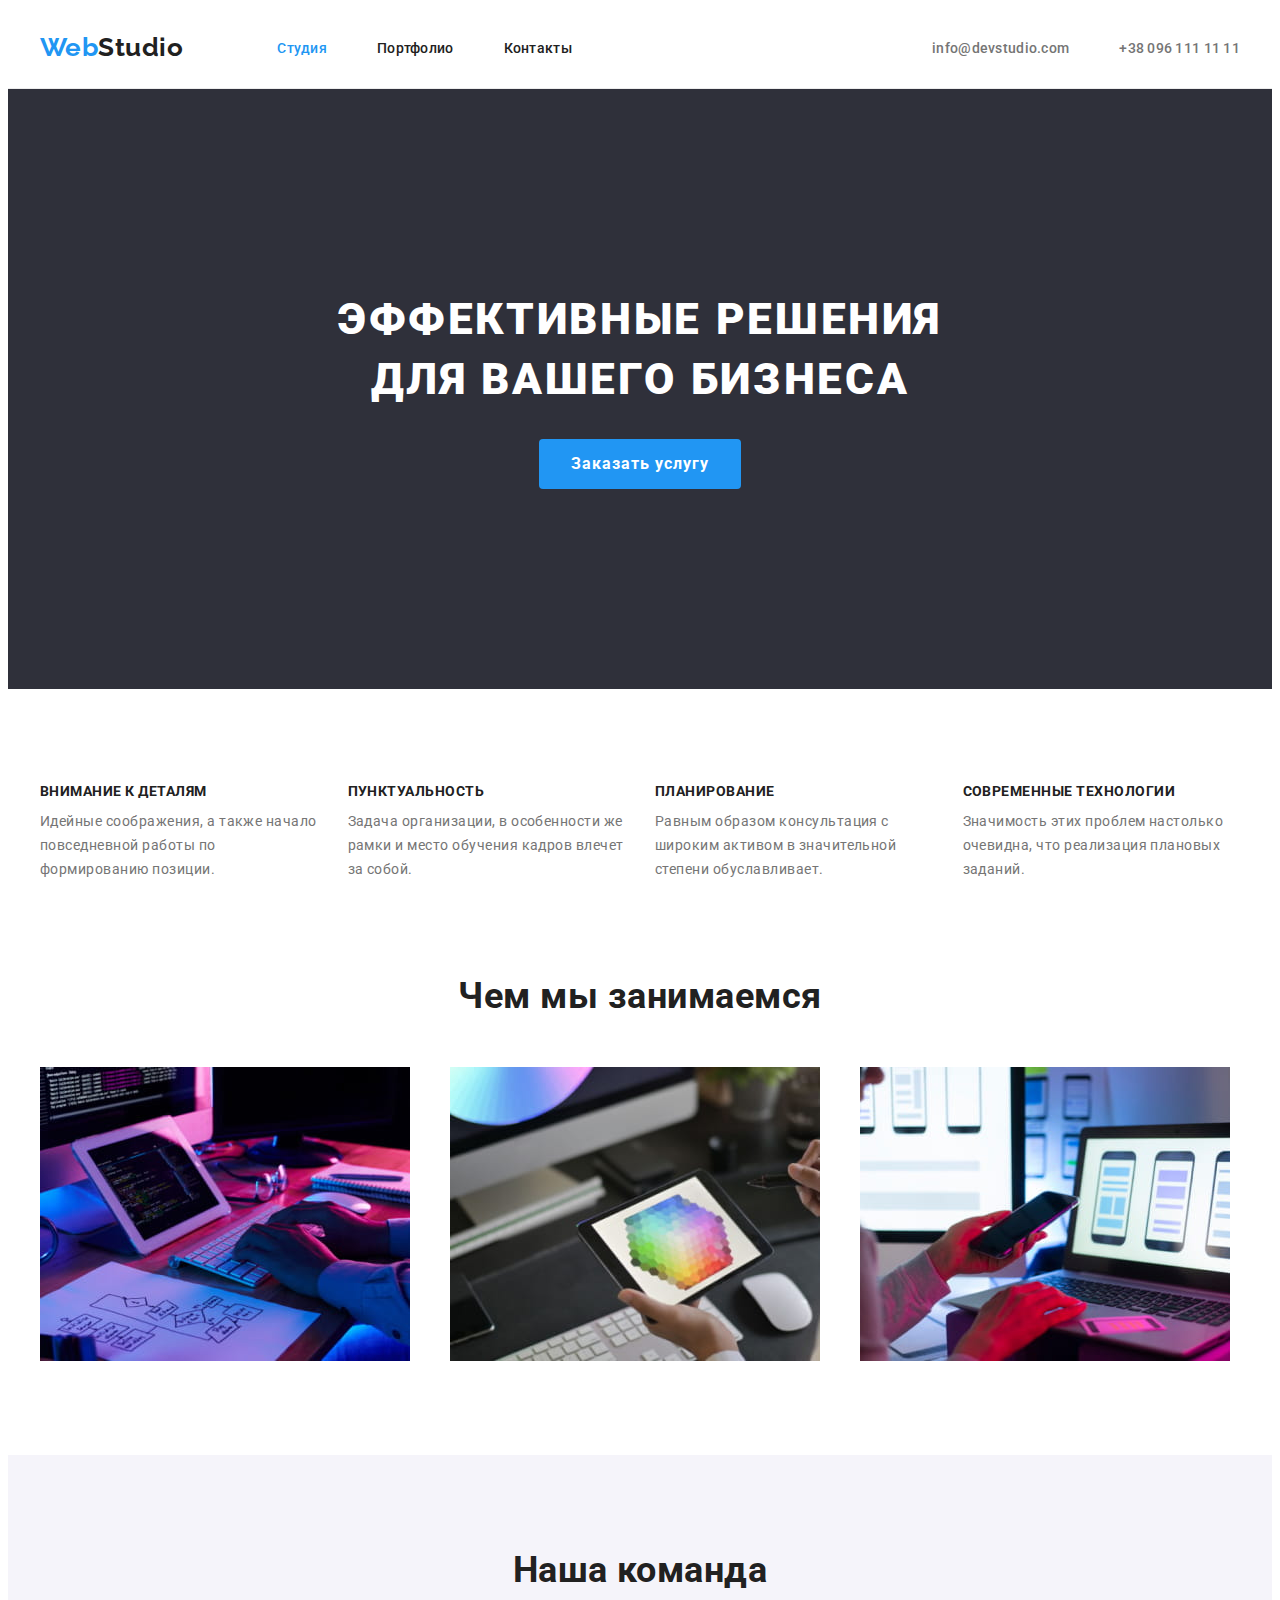
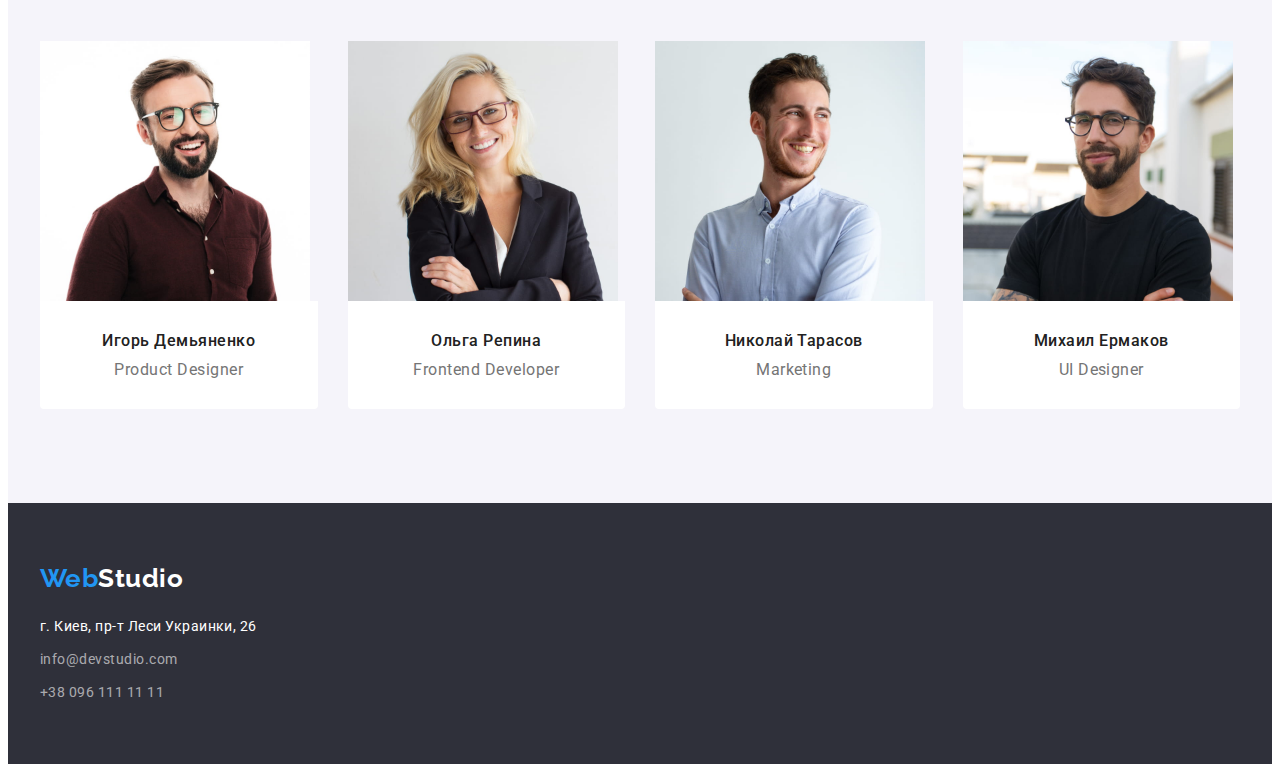
<file: index.html>
<!DOCTYPE html>
<html lang="ru">
  <head>
    <meta charset="UTF-8" />
    <meta http-equiv="X-UA-Compatible" content="IE=edge" />
    <meta name="viewport" content="width=device-width, initial-scale=1.0" />
    <title>WebStudio</title>
    <link rel="preconnect" href="https://fonts.googleapis.com" />
    <link rel="preconnect" href="https://fonts.gstatic.com" crossorigin />
    <link rel="preconnect" href="https://fonts.googleapis.com" />
    <link rel="preconnect" href="https://fonts.gstatic.com" crossorigin />
    <link
      href="https://fonts.googleapis.com/css2?family=Raleway:wght@700&family=Roboto:wght@400;500;700;900&display=swap"
      rel="stylesheet"
    />
    <link
      rel="stylesheet"
      href="https://cdnjs.cloudflare.com/ajax/libs/modern-normalize/1.1.0/modern-normalize.min.css"
      integrity="sha512-wpPYUAdjBVSE4KJnH1VR1HeZfpl1ub8YT/NKx4PuQ5NmX2tKuGu6U/JRp5y+Y8XG2tV+wKQpNHVUX03MfMFn9Q=="
      crossorigin="anonymous"
      referrerpolicy="no-referrer"
    />
    <link rel="stylesheet" href="./css/styles.css" />
  </head>
  <body>
    <!-- Header -->
    <header class="header">
      <div class="container">
        <a href="./index.html" class="logo link"><span class="logo-clr">Web</span>Studio</a>
        <nav class="nav">
          <ul class="nav-list list">
            <li class="nav-list-item">
              <a href="./index.html" class="nav-list-link link active">Студия</a>
            </li>
            <li class="nav-list-item">
              <a href="./portfolio.html" class="nav-list-link link">Портфолио</a>
            </li>
            <li class="nav-list-item"><a href="" class="nav-list-link link">Контакты</a></li>
          </ul>
        </nav>
        <ul class="contact-list list">
          <li class="contact-list-item">
            <a href="mailto:info@devstudio.com" class="contact-list-link link"
              >info@devstudio.com</a
            >
          </li>
          <li class="contact-list-item">
            <a href="tel:+380961111111" class="contact-list-link link">+38 096 111 11 11</a>
          </li>
        </ul>
      </div>
    </header>
    <!-- Main -->
    <main>
      <!-- Hero section -->
      <section class="hero-section">
        <div class="container">
          <h1 class="hero-title">
            Эффективные решения <br />
            для вашего бизнеса
          </h1>
          <button type="button" class="hero-btn">Заказать услугу</button>
        </div>
      </section>
      <!-- Feature section -->
      <section class="feature-section">
        <div class="container">
          <h2 class="visually-hidden">Особенности</h2>
          <ul class="feature-list card-set list">
            <li class="feature-list-item card-set-item">
              <h3 class="feature-list-title">Внимание к деталям</h3>
              <p class="feature-list-txt">
                Идейные соображения, а также начало повседневной работы по формированию позиции.
              </p>
            </li>
            <li class="feature-list-item card-set-item">
              <h3 class="feature-list-title">Пунктуальность</h3>
              <p class="feature-list-txt">
                Задача организации, в особенности же рамки и место обучения кадров влечет за собой.
              </p>
            </li>
            <li class="feature-list-item card-set-item">
              <h3 class="feature-list-title">Планирование</h3>
              <p class="feature-list-txt">
                Равным образом консультация с широким активом в значительной степени обуславливает.
              </p>
            </li>
            <li class="feature-list-item card-set-item">
              <h3 class="feature-list-title">Современные технологии</h3>
              <p class="feature-list-txt">
                Значимость этих проблем настолько очевидна, что реализация плановых заданий.
              </p>
            </li>
          </ul>
        </div>
      </section>
      <!-- Engage section -->
      <section class="engage-section section">
        <div class="container">
          <h2 class="engage-title">Чем мы занимаемся</h2>
          <ul class="engage-list card-set list">
            <li class="engage-list-item card-set-item">
              <img
                src="./images/engage/engage-img-1.jpg"
                alt="Работник пишет код на клавиатуре"
                width="370"
                height="294"
              />
            </li>
            <li class="engage-list-item card-set-item">
              <img
                src="./images/engage/engage-img-2.jpg"
                alt="Работник рисует на планшете"
                width="370"
                height="294"
              />
            </li>
            <li class="engage-list-item card-set-item">
              <img
                src="./images/engage/engage-img-3.jpg"
                alt="Работник проверяет телефон"
                width="370"
                height="294"
              />
            </li>
          </ul>
        </div>
      </section>
      <!-- Team section -->
      <section class="team-section section">
        <div class="container">
          <h2 class="team-title">Наша команда</h2>
          <ul class="team-list card-set list">
            <li class="team-list-item card-set-item">
              <img
                src="./images/team/team-img-1.jpg"
                alt="Работник Игорь"
                width="270"
                height="260"
              />
              <div class="team-list-content">
                <h3 class="team-list-title">Игорь Демьяненко</h3>
                <p lang="en" class="team-list-txt">Product Designer</p>
              </div>
            </li>
            <li class="team-list-item card-set-item">
              <img
                src="./images/team/team-img-2.jpg"
                alt="Работница Ольга"
                width="270"
                height="260"
              />
              <div class="team-list-content">
                <h3 class="team-list-title">Ольга Репина</h3>
                <p lang="en" class="team-list-txt">Frontend Developer</p>
              </div>
            </li>
            <li class="team-list-item card-set-item">
              <img
                src="./images/team/team-img-3.jpg"
                alt="Работник Николай"
                width="270"
                height="260"
              />
              <div class="team-list-content">
                <h3 class="team-list-title">Николай Тарасов</h3>
                <p lang="en" class="team-list-txt">Marketing</p>
              </div>
            </li>
            <li class="team-list-item card-set-item">
              <img
                src="./images/team/team-img-4.jpg"
                alt="Работник Михаил"
                width="270"
                height="260"
              />
              <div class="team-list-content">
                <h3 class="team-list-title">Михаил Ермаков</h3>
                <p lang="en" class="team-list-txt">UI Designer</p>
              </div>
            </li>
          </ul>
        </div>
      </section>
    </main>
    <!-- Footer -->
    <footer class="footer">
      <div class="container">
        <a href="./index.html" class="logo-light logo link"
          ><span class="logo-clr">Web</span>Studio</a
        >
        <address class="address">
          <ul class="address-list list">
            <li class="address-list-item street">
              <a
                href="https://goo.gl/maps/L4N7FVB9bXjK6bW5A"
                target="_blank"
                rel="noopener noreferrer"
                class="address-list-link link"
                >г. Киев, пр-т Леси Украинки, 26</a
              >
            </li>
            <li class="address-list-item">
              <a href="mailto:info@devstudio.com" class="address-list-link link"
                >info@devstudio.com</a
              >
            </li>
            <li class="address-list-item">
              <a href="tel:+380961111111" class="address-list-link link">+38 096 111 11 11</a>
            </li>
          </ul>
        </address>
      </div>
    </footer>
  </body>
</html>
</file>
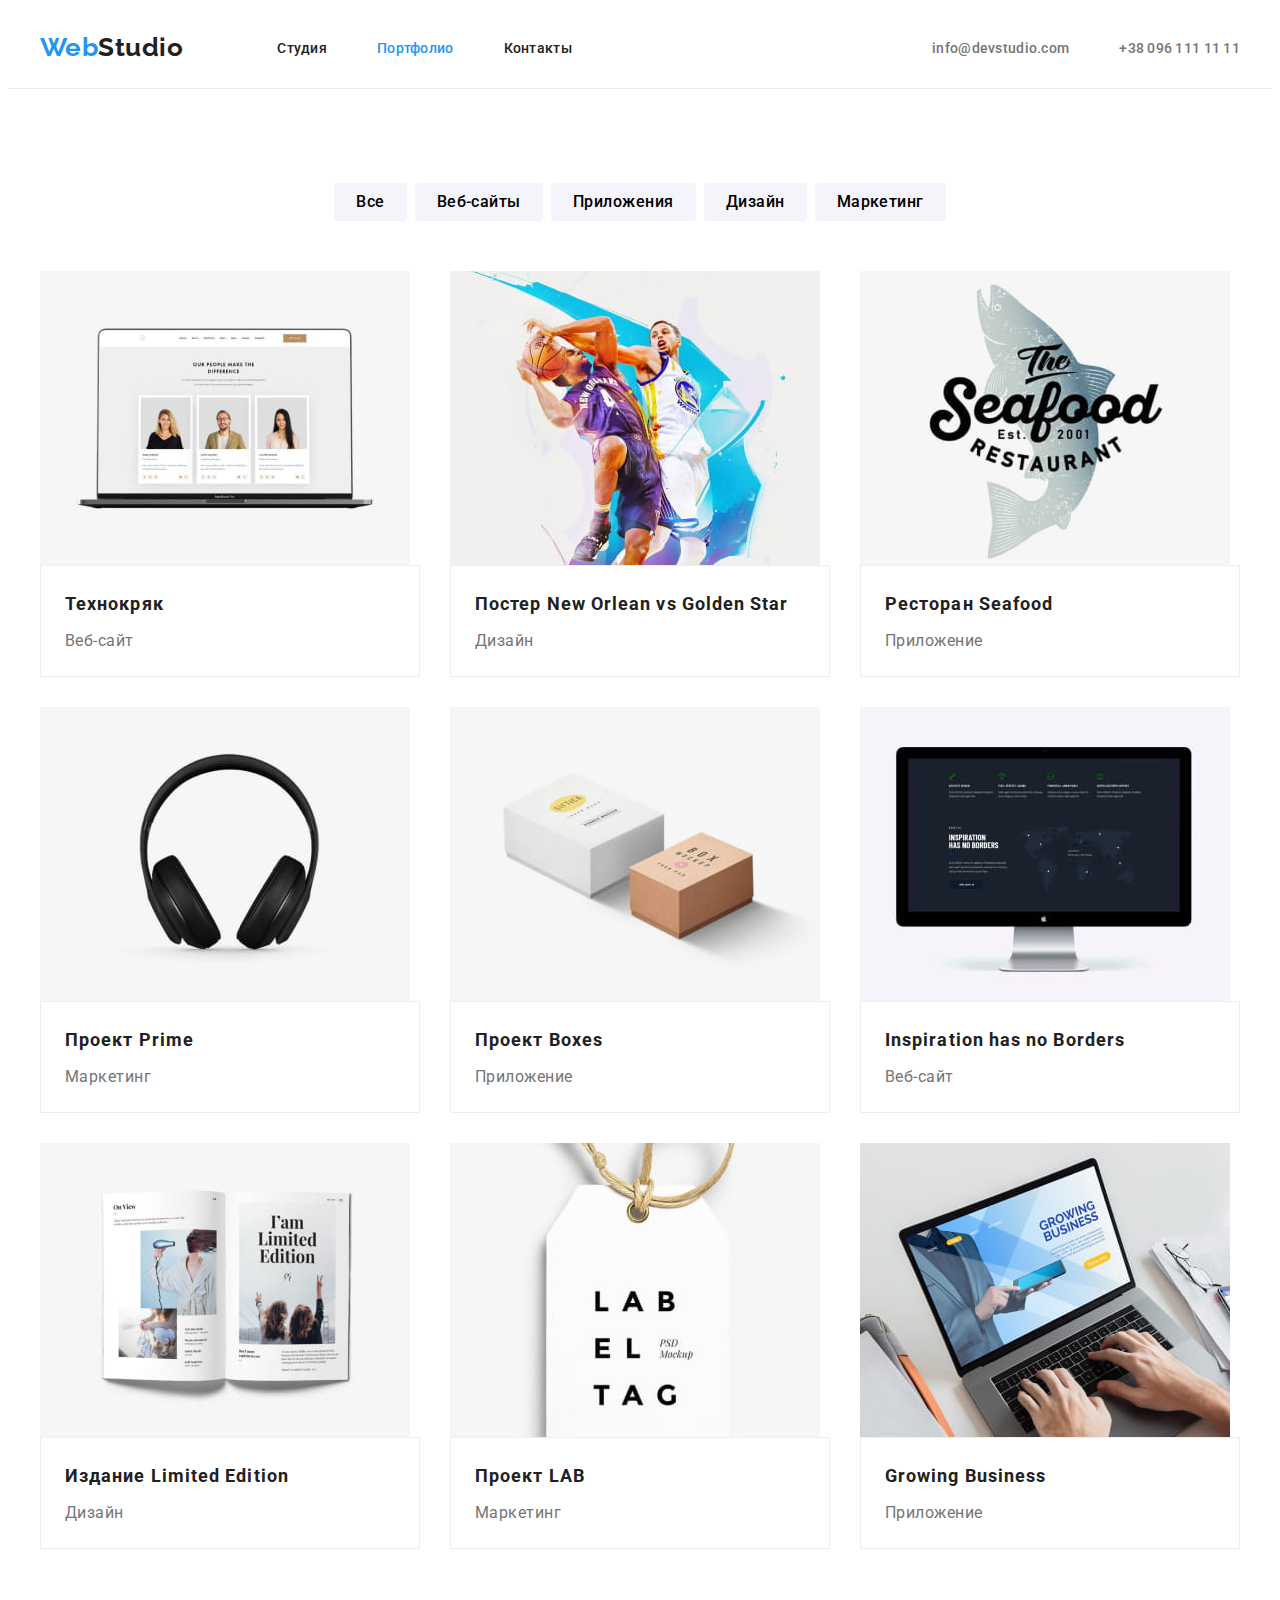
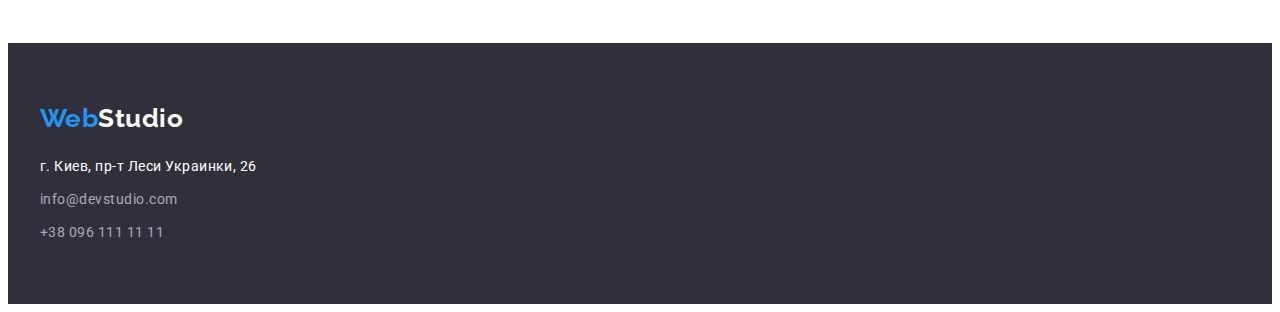
<file: portfolio.html>
<!DOCTYPE html>
<html lang="ru">
  <head>
    <meta charset="UTF-8" />
    <meta http-equiv="X-UA-Compatible" content="IE=edge" />
    <meta name="viewport" content="width=device-width, initial-scale=1.0" />
    <title>Портфолио</title>
    <link rel="preconnect" href="https://fonts.googleapis.com" />
    <link rel="preconnect" href="https://fonts.gstatic.com" crossorigin />
    <link rel="preconnect" href="https://fonts.googleapis.com" />
    <link rel="preconnect" href="https://fonts.gstatic.com" crossorigin />
    <link
      href="https://fonts.googleapis.com/css2?family=Raleway:wght@700&family=Roboto:wght@400;500;700;900&display=swap"
      rel="stylesheet"
    />
    <link
      rel="stylesheet"
      href="https://cdnjs.cloudflare.com/ajax/libs/modern-normalize/1.1.0/modern-normalize.min.css"
      integrity="sha512-wpPYUAdjBVSE4KJnH1VR1HeZfpl1ub8YT/NKx4PuQ5NmX2tKuGu6U/JRp5y+Y8XG2tV+wKQpNHVUX03MfMFn9Q=="
      crossorigin="anonymous"
      referrerpolicy="no-referrer"
    />
    <link rel="stylesheet" href="./css/styles.css" />
  </head>
  <body>
    <!-- Header -->
    <header class="header">
      <div class="container">
        <a href="./index.html" class="logo link"><span class="logo-clr">Web</span>Studio</a>
        <nav class="nav">
          <ul class="nav-list list">
            <li class="nav-list-item">
              <a href="./index.html" class="nav-list-link link">Студия</a>
            </li>
            <li class="nav-list-item">
              <a href="./portfolio.html" class="nav-list-link link active">Портфолио</a>
            </li>
            <li class="nav-list-item"><a href="" class="nav-list-link link">Контакты</a></li>
          </ul>
        </nav>
        <ul class="contact-list list">
          <li class="contact-list-item">
            <a href="mailto:info@devstudio.com" class="contact-list-link link"
              >info@devstudio.com</a
            >
          </li>
          <li class="contact-list-item">
            <a href="tel:+380961111111" class="contact-list-link link">+38 096 111 11 11</a>
          </li>
        </ul>
      </div>
    </header>
    <!-- Main -->
    <main>
      <section class="portfolio-section section">
        <div class="container">
          <h1 class="visually-hidden">Портфолио</h1>
          <ul class="portfolio-list list">
            <li class="portfolio-list-item">
              <button type="button" class="portfolio-list-btn">Все</button>
            </li>
            <li class="portfolio-list-item">
              <button type="button" class="portfolio-list-btn">Веб-сайты</button>
            </li>
            <li class="portfolio-list-item">
              <button type="button" class="portfolio-list-btn">Приложения</button>
            </li>
            <li class="portfolio-list-item">
              <button type="button" class="portfolio-list-btn">Дизайн</button>
            </li>
            <li class="portfolio-list-item">
              <button type="button" class="portfolio-list-btn">Маркетинг</button>
            </li>
          </ul>
          <ul class="work-list card-set list">
            <li class="work-list-item card-set-item">
              <a href="" class="work-list-link link">
                <img
                  src="./images/portfolio/portfolio-img-1.jpg"
                  alt="Веб-сайт открыт в ноутбуке"
                  width="370"
                  height="294"
                />
                <div class="work-list-content">
                  <h2 class="work-list-title">Технокряк</h2>
                  <p class="work-list-txt">Веб-сайт</p>
                </div>
              </a>
            </li>
            <li class="work-list-item card-set-item">
              <a href="" class="work-list-link link">
                <img
                  src="./images/portfolio/portfolio-img-2.jpg"
                  alt="Два баскетболиста"
                  width="370"
                  height="294"
                />
                <div class="work-list-content">
                  <h2 class="work-list-title">Постер New Orlean vs Golden Star</h2>
                  <p class="work-list-txt">Дизайн</p>
                </div>
              </a>
            </li>
            <li class="work-list-item card-set-item">
              <a href="" class="work-list-link link">
                <img
                  src="./images/portfolio/portfolio-img-3.jpg"
                  alt="Логотип ресторана"
                  width="370"
                  height="294"
                />
                <div class="work-list-content">
                  <h2 class="work-list-title">Ресторан Seafood</h2>
                  <p class="work-list-txt">Приложение</p>
                </div>
              </a>
            </li>
            <li class="work-list-item card-set-item">
              <a href="" class="work-list-link link">
                <img
                  src="./images/portfolio/portfolio-img-4.jpg"
                  alt="Наушники"
                  width="370"
                  height="294"
                />
                <div class="work-list-content">
                  <h2 class="work-list-title">Проект Prime</h2>
                  <p class="work-list-txt">Маркетинг</p>
                </div>
              </a>
            </li>
            <li class="work-list-item card-set-item">
              <a href="" class="work-list-link link">
                <img
                  src="./images/portfolio/portfolio-img-5.jpg"
                  alt="Две коробки"
                  width="370"
                  height="294"
                />
                <div class="work-list-content">
                  <h2 class="work-list-title">Проект Boxes</h2>
                  <p class="work-list-txt">Приложение</p>
                </div>
              </a>
            </li>
            <li class="work-list-item card-set-item">
              <a href="" class="work-list-link link">
                <img
                  src="./images/portfolio/portfolio-img-6.jpg"
                  alt="Веб-сайт на мониторе компьютера"
                  width="370"
                  height="294"
                />
                <div class="work-list-content">
                  <h2 class="work-list-title">Inspiration has no Borders</h2>
                  <p class="work-list-txt">Веб-сайт</p>
                </div>
              </a>
            </li>
            <li class="work-list-item card-set-item">
              <a href="" class="work-list-link link">
                <img
                  src="./images/portfolio/portfolio-img-7.jpg"
                  alt="Открытая книга"
                  width="370"
                  height="294"
                />
                <div class="work-list-content">
                  <h2 class="work-list-title">Издание Limited Edition</h2>
                  <p class="work-list-txt">Дизайн</p>
                </div>
              </a>
            </li>
            <li class="work-list-item card-set-item">
              <a href="" class="work-list-link link">
                <img
                  src="./images/portfolio/portfolio-img-8.jpg"
                  alt="Бирка с логотипом"
                  width="370"
                  height="294"
                />
                <div class="work-list-content">
                  <h2 class="work-list-title">Проект LAB</h2>
                  <p class="work-list-txt">Маркетинг</p>
                </div>
              </a>
            </li>
            <li class="work-list-item card-set-item">
              <a href="" class="work-list-link link">
                <img
                  src="./images/portfolio/portfolio-img-9.jpg"
                  width="370"
                  height="294"
                  alt="Ноутбук с открытым приложением"
                />
                <div class="work-list-content">
                  <h2 class="work-list-title">Growing Business</h2>
                  <p class="work-list-txt">Приложение</p>
                </div>
              </a>
            </li>
          </ul>
        </div>
      </section>
    </main>
    <!-- Footer -->
    <footer class="footer">
      <div class="container">
        <a href="./index.html" class="logo-light logo link"
          ><span class="logo-clr">Web</span>Studio</a
        >
        <address class="address">
          <ul class="address-list list">
            <li class="address-list-item street">
              <a
                href="https://goo.gl/maps/L4N7FVB9bXjK6bW5A"
                target="_blank"
                rel="noopener noreferrer"
                class="address-list-link link"
                >г. Киев, пр-т Леси Украинки, 26</a
              >
            </li>
            <li class="address-list-item">
              <a href="mailto:info@devstudio.com" class="address-list-link link"
                >info@devstudio.com</a
              >
            </li>
            <li class="address-list-item">
              <a href="tel:+380961111111" class="address-list-link link">+38 096 111 11 11</a>
            </li>
          </ul>
        </address>
      </div>
    </footer>
  </body>
</html>
</file>
<file: css/styles.css>
:root {
  /* fonts */
  --main-font: 'Roboto', sans-serif;
  --secondary-font: 'Raleway', sans-serif;

  /* text color */
  --main-txt-clr: #212121;
  --secondary-txt-clr: #757575;
  --light-txt-clr: #ffffff;
  --accent-clr: #2196f3;
  /* bg colors */
  --dark-bg-clr: #2f303a;
  --light-bg-clr: #f5f4fa;
  /* others */
  --indent: 30px;
  --items: 3;
}

body {
  font-family: var(--main-font);
  color: var(--main-txt-clr);
  letter-spacing: 0.03em;
}
/* reset styles */
.link {
  text-decoration: none;
  color: currentColor;
  font-weight: 500;
  font-size: 14px;
  line-height: calc(16 / 14);
}
.list {
  list-style: none;
  margin: 0;
  padding: 0;
}
img {
  display: block;
}
h1,
h2,
h3,
h4,
h5,
h6,
p {
  margin: 0;
}
.container {
  width: 1200px;
  margin-left: auto;
  margin-right: auto;
  padding-left: 15px;
  padding-right: 15px;
}
.section {
  padding-top: 94px;
  padding-bottom: 94px;
}
.visually-hidden {
  position: absolute;
  width: 1px;
  height: 1px;
  margin: -1px;
  border: 0;
  padding: 0;

  white-space: nowrap;
  clip-path: inset(100%);
  clip: rect(0 0 0 0);
  overflow: hidden;
}
/* Card set */
.card-set {
  display: flex;
  flex-wrap: wrap;
  gap: var(--indent);
}
.card-set-item {
  flex-basis: calc((100% - var(--indent) * (var(--items) - 1)) / var(--items));
}
/* END Card set */

/* =========HEADER========= */
.header {
  border-bottom: 1px solid #ececec;
}
.header > .container {
  display: flex;
  align-items: center;
}
.header .logo {
  padding-top: 24px;
  padding-bottom: 25px;
  margin-right: 94px;
}
.logo {
  font-family: var(--secondary-font);
  font-weight: 700;
  font-size: 26px;
  line-height: calc(31 / 26);
}
.logo-clr {
  color: var(--accent-clr);
}
.nav-list {
  display: flex;
  gap: 50px;
}

.contact-list {
  display: flex;
  gap: 50px;
  margin-left: auto;
}
.nav-list-link {
  display: block;
  padding-top: 32px;
  padding-bottom: 32px;

  letter-spacing: 0.02em;
}
.contact-list-link {
  display: block;
  padding-top: 32px;
  padding-bottom: 32px;

  color: var(--secondary-txt-clr);
  letter-spacing: 0.02em;
}

.nav-list-link:hover,
.nav-list-link:focus,
.contact-list-link:hover,
.contact-list-link:focus {
  color: var(--accent-clr);
}

.active {
  color: var(--accent-clr);
}
/* =========END HEADER========= */

/* =========HERO SECTION========= */
.hero-section {
  padding-top: 200px;
  padding-bottom: 200px;

  background-color: var(--dark-bg-clr);
}
.hero-section .container {
  display: flex;
  flex-direction: column;
}
.hero-title {
  margin-bottom: 30px;
  font-weight: 900;
  font-size: 44px;
  line-height: calc(60 / 44);

  text-align: center;
  letter-spacing: 0.06em;
  text-transform: uppercase;

  color: var(--light-txt-clr);
}
.hero-btn {
  min-width: 200px;
  margin-left: auto;
  margin-right: auto;
  padding: 10px 32px;

  border: none;
  border-radius: 4px;

  font-family: inherit;
  font-weight: 700;
  font-size: 16px;
  line-height: calc(30 / 16);

  align-items: center;
  text-align: center;
  letter-spacing: 0.06em;
  cursor: pointer;

  color: var(--light-txt-clr);
  background-color: var(--accent-clr);
}
.hero-btn:hover,
.hero-btn:focus {
  background: #188ce8;
}
/* =========END HERO SECTION========= */

/* =========FEATURE SECTION========= */
.feature-section {
  padding-top: 94px;
}
.feature-section .container {
  --items: 4;
}
.feature-list-title {
  margin-bottom: 10px;
  font-size: 14px;
  line-height: calc(16 / 14);

  text-transform: uppercase;
}
.feature-list-txt {
  font-size: 14px;
  line-height: calc(24 / 14);

  color: var(--secondary-txt-clr);
}
/* =========END FEATURE SECTION========= */

/* =========ENGAGE SECTION========= */
.engage-title {
  margin-bottom: 50px;
  font-size: 36px;
  line-height: calc(42 / 36);
  text-align: center;
}
/* =========END ENGAGE SECTION========= */

/* =========TEAM SECTION========= */
.team-section {
  --items: 4;

  background-color: var(--light-bg-clr);
}
.team-title {
  margin-bottom: 50px;

  font-size: 36px;
  line-height: calc(42 / 36);
  text-align: center;
}
.team-list-content {
  padding-top: 30px;
  padding-bottom: 30px;

  background: #ffffff;
  border-radius: 0px 0px 4px 4px;
}
.team-list-title {
  margin-bottom: 10px;
  font-weight: 500;
  font-size: 16px;
  line-height: calc(19 / 16);

  text-align: center;
}
.team-list-txt {
  font-size: 16px;
  line-height: calc(19 / 16);

  text-align: center;

  color: var(--secondary-txt-clr);
}
/* =========END TEAM SECTION========= */

/* =========PORTFOLIO========= */
.portfolio-list {
  display: flex;
  justify-content: center;
  margin-bottom: 50px;
  gap: 8px;
}
.portfolio-list-btn {
  min-height: 38px;
  padding: 6px 22px;
  border: none;
  border-radius: 4px;

  font-family: inherit;
  font-weight: 500;
  font-size: 16px;
  line-height: calc(26 / 16);

  letter-spacing: 0.03em;
  text-align: center;
  cursor: pointer;
  background-color: var(--light-bg-clr);
}
.portfolio-list-btn:hover,
.portfolio-list-btn:focus {
  color: var(--light-txt-clr);
  background-color: var(--accent-clr);
}
.work-list-content {
  padding: 20px 24px;
  background: #ffffff;
  border: 1px solid #eeeeee;
}
.work-list-title {
  margin-bottom: 4px;

  font-size: 18px;
  line-height: calc(36 / 18);

  letter-spacing: 0.06em;
}
.work-list-txt {
  font-weight: 400;
  font-size: 16px;
  line-height: calc(30 / 16);

  color: var(--secondary-txt-clr);
}
/* =========END PORTFOLIO========= */

/* =========FOOTER========= */
.footer {
  padding-top: 60px;
  padding-bottom: 60px;
  background-color: var(--dark-bg-clr);
}
.logo-light {
  display: inline-block;
  margin-bottom: 20px;
  color: var(--light-txt-clr);
}
.address-list-item:not(:last-child) {
  margin-bottom: 9px;
}
.address-list-link {
  font-style: normal;
  font-weight: 400;
  font-size: 14px;
  line-height: calc(24 / 14);

  color: rgba(255, 255, 255, 0.6);
}
.street > .address-list-link {
  color: var(--light-txt-clr);
}
.address-list-link:hover,
.address-list-link:focus {
  color: var(--accent-clr);
}

/* =========END FOOTER========= */
</file>
